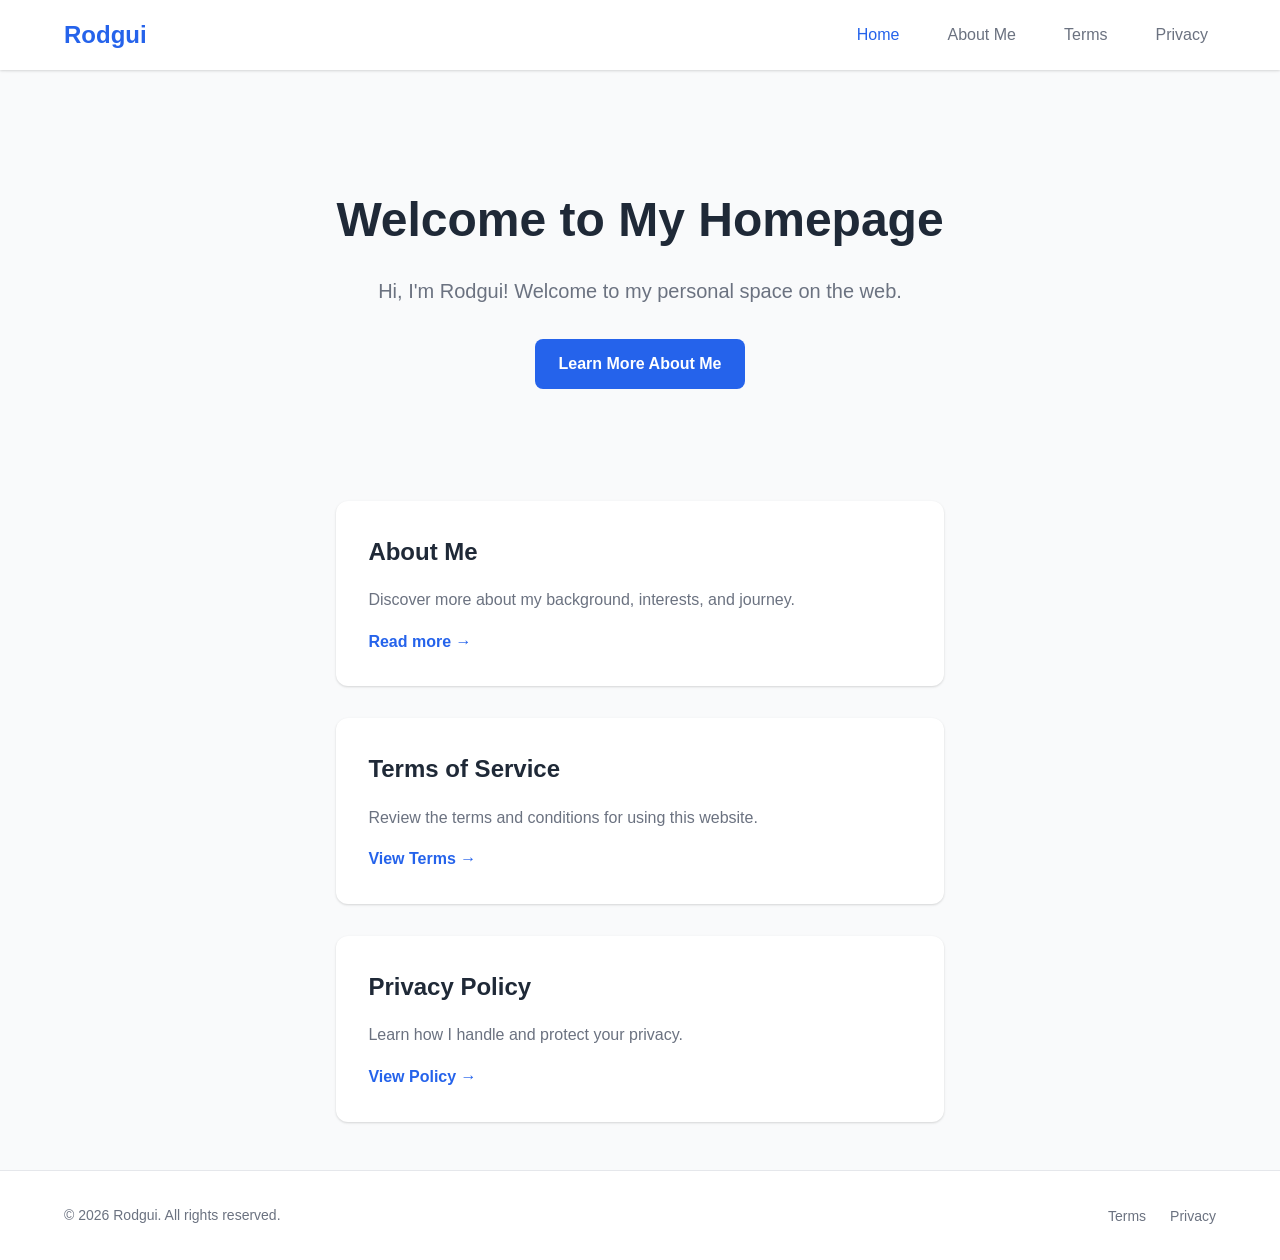
<file: index.html>
<!DOCTYPE html>
<html lang="en">
<head>
    <meta charset="UTF-8">
    <meta name="viewport" content="width=device-width, initial-scale=1.0">
    <meta name="description" content="Rodgui's Personal Homepage">
    <title>Rodgui - Home</title>
    <link rel="stylesheet" href="styles.css">
</head>
<body>
    <nav class="navbar">
        <div class="container">
            <a href="index.html" class="logo">Rodgui</a>
            <ul class="nav-links">
                <li><a href="index.html" class="active">Home</a></li>
                <li><a href="about.html">About Me</a></li>
                <li><a href="terms.html">Terms</a></li>
                <li><a href="privacy.html">Privacy</a></li>
            </ul>
        </div>
    </nav>

    <main class="container main-content">
        <section class="hero">
            <h1>Welcome to My Homepage</h1>
            <p class="subtitle">Hi, I'm Rodgui! Welcome to my personal space on the web.</p>
            <div class="cta-buttons">
                <a href="about.html" class="btn btn-primary">Learn More About Me</a>
            </div>
        </section>

        <section class="features">
            <div class="feature-card">
                <h3>About Me</h3>
                <p>Discover more about my background, interests, and journey.</p>
                <a href="about.html" class="btn-link">Read more →</a>
            </div>
            <div class="feature-card">
                <h3>Terms of Service</h3>
                <p>Review the terms and conditions for using this website.</p>
                <a href="terms.html" class="btn-link">View Terms →</a>
            </div>
            <div class="feature-card">
                <h3>Privacy Policy</h3>
                <p>Learn how I handle and protect your privacy.</p>
                <a href="privacy.html" class="btn-link">View Policy →</a>
            </div>
        </section>
    </main>

    <footer class="footer">
        <div class="container">
            <p>&copy; 2026 Rodgui. All rights reserved.</p>
            <ul class="footer-links">
                <li><a href="terms.html">Terms</a></li>
                <li><a href="privacy.html">Privacy</a></li>
            </ul>
        </div>
    </footer>
</body>
</html>
</file>
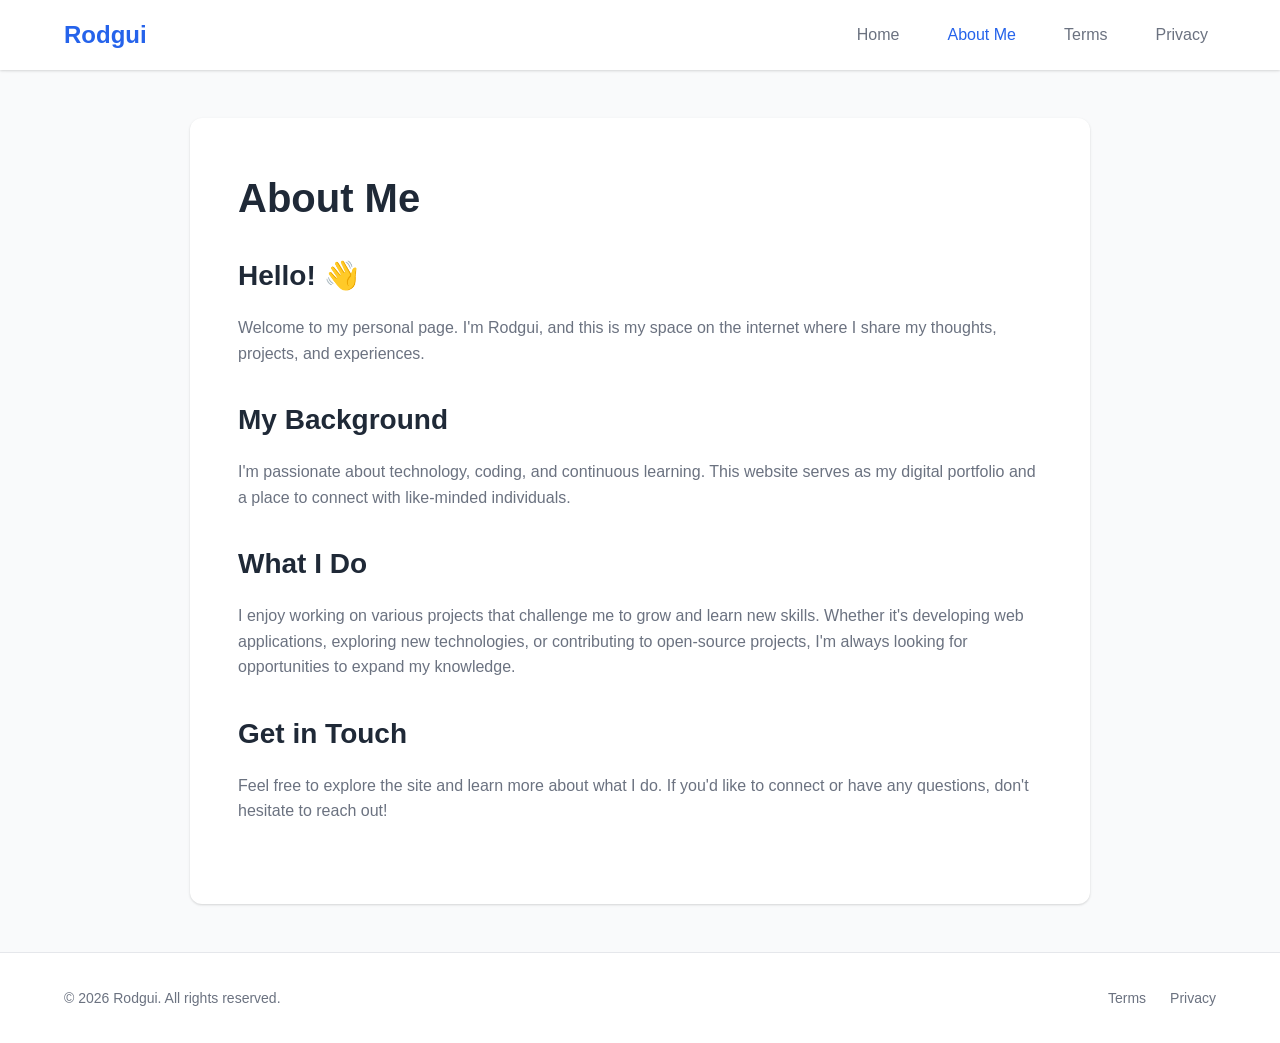
<file: about.html>
<!DOCTYPE html>
<html lang="en">
<head>
    <meta charset="UTF-8">
    <meta name="viewport" content="width=device-width, initial-scale=1.0">
    <meta name="description" content="About Rodgui">
    <title>About Me - Rodgui</title>
    <link rel="stylesheet" href="styles.css">
</head>
<body>
    <nav class="navbar">
        <div class="container">
            <a href="index.html" class="logo">Rodgui</a>
            <ul class="nav-links">
                <li><a href="index.html">Home</a></li>
                <li><a href="about.html" class="active">About Me</a></li>
                <li><a href="terms.html">Terms</a></li>
                <li><a href="privacy.html">Privacy</a></li>
            </ul>
        </div>
    </nav>

    <main class="container main-content">
        <article class="content-page">
            <h1>About Me</h1>
            
            <section class="about-section">
                <h2>Hello! 👋</h2>
                <p>
                    Welcome to my personal page. I'm Rodgui, and this is my space on the internet
                    where I share my thoughts, projects, and experiences.
                </p>
            </section>

            <section class="about-section">
                <h2>My Background</h2>
                <p>
                    I'm passionate about technology, coding, and continuous learning. This website
                    serves as my digital portfolio and a place to connect with like-minded individuals.
                </p>
            </section>

            <section class="about-section">
                <h2>What I Do</h2>
                <p>
                    I enjoy working on various projects that challenge me to grow and learn new skills.
                    Whether it's developing web applications, exploring new technologies, or contributing
                    to open-source projects, I'm always looking for opportunities to expand my knowledge.
                </p>
            </section>

            <section class="about-section">
                <h2>Get in Touch</h2>
                <p>
                    Feel free to explore the site and learn more about what I do. If you'd like to
                    connect or have any questions, don't hesitate to reach out!
                </p>
            </section>
        </article>
    </main>

    <footer class="footer">
        <div class="container">
            <p>&copy; 2026 Rodgui. All rights reserved.</p>
            <ul class="footer-links">
                <li><a href="terms.html">Terms</a></li>
                <li><a href="privacy.html">Privacy</a></li>
            </ul>
        </div>
    </footer>
</body>
</html>
</file>
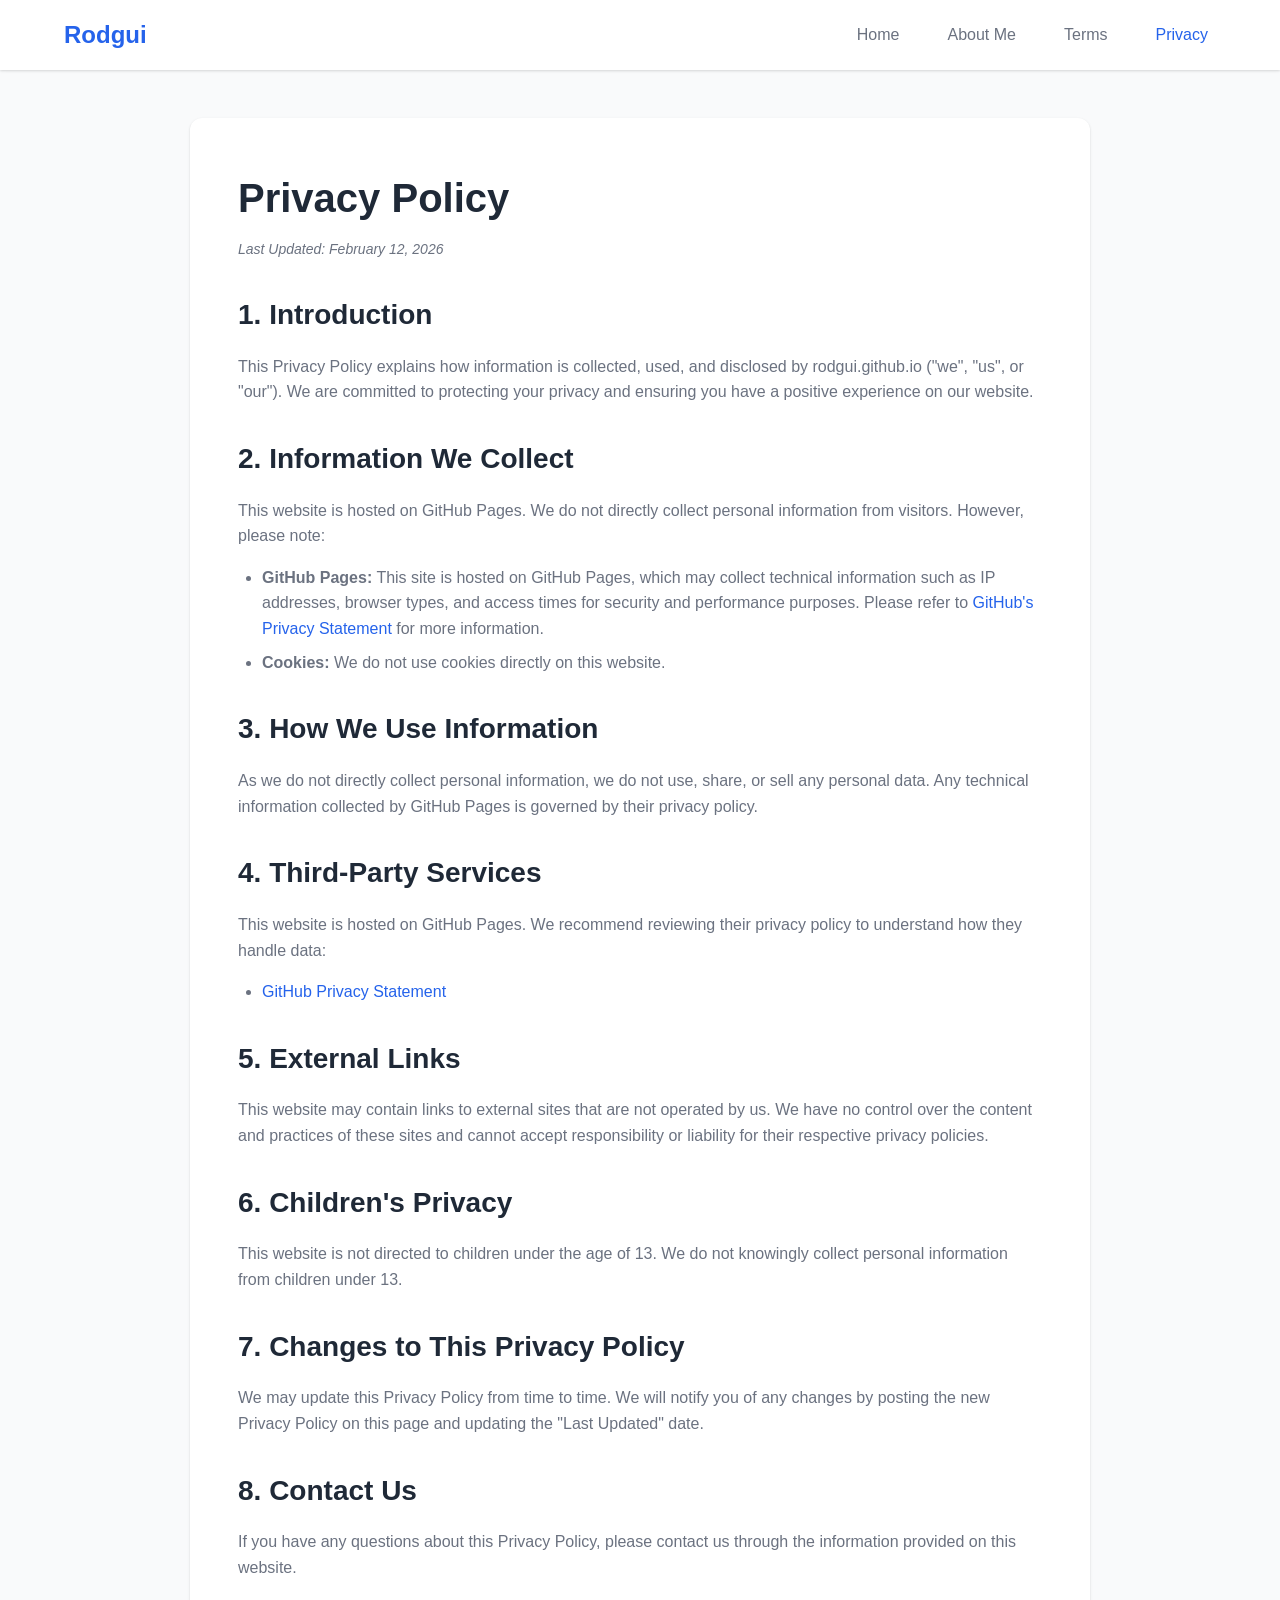
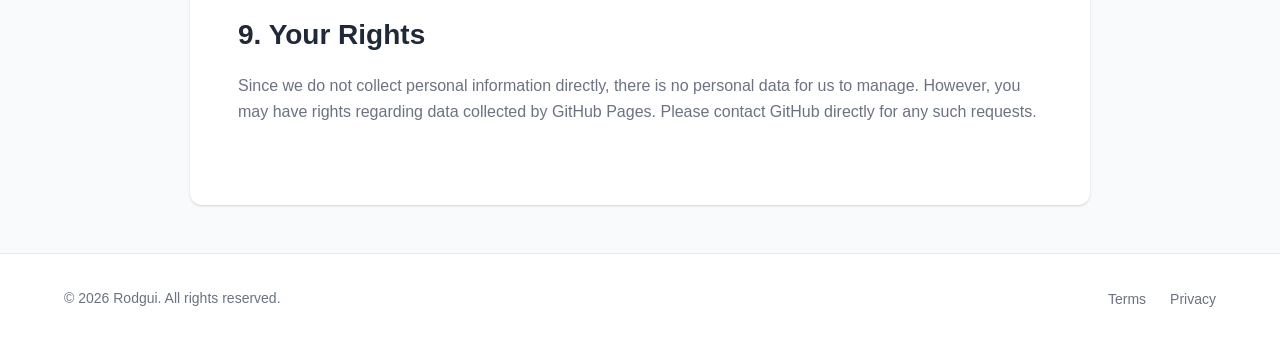
<file: privacy.html>
<!DOCTYPE html>
<html lang="en">
<head>
    <meta charset="UTF-8">
    <meta name="viewport" content="width=device-width, initial-scale=1.0">
    <meta name="description" content="Privacy Policy - Rodgui">
    <title>Privacy Policy - Rodgui</title>
    <link rel="stylesheet" href="styles.css">
</head>
<body>
    <nav class="navbar">
        <div class="container">
            <a href="index.html" class="logo">Rodgui</a>
            <ul class="nav-links">
                <li><a href="index.html">Home</a></li>
                <li><a href="about.html">About Me</a></li>
                <li><a href="terms.html">Terms</a></li>
                <li><a href="privacy.html" class="active">Privacy</a></li>
            </ul>
        </div>
    </nav>

    <main class="container main-content">
        <article class="content-page">
            <h1>Privacy Policy</h1>
            <p class="last-updated">Last Updated: February 12, 2026</p>

            <section class="legal-section">
                <h2>1. Introduction</h2>
                <p>
                    This Privacy Policy explains how information is collected, used, and disclosed by
                    rodgui.github.io ("we", "us", or "our"). We are committed to protecting your
                    privacy and ensuring you have a positive experience on our website.
                </p>
            </section>

            <section class="legal-section">
                <h2>2. Information We Collect</h2>
                <p>
                    This website is hosted on GitHub Pages. We do not directly collect personal information
                    from visitors. However, please note:
                </p>
                <ul>
                    <li>
                        <strong>GitHub Pages:</strong> This site is hosted on GitHub Pages, which may
                        collect technical information such as IP addresses, browser types, and access times
                        for security and performance purposes. Please refer to
                        <a href="https://docs.github.com/en/site-policy/privacy-policies/github-privacy-statement" 
                           target="_blank" rel="noopener noreferrer">GitHub's Privacy Statement</a>
                        for more information.
                    </li>
                    <li>
                        <strong>Cookies:</strong> We do not use cookies directly on this website.
                    </li>
                </ul>
            </section>

            <section class="legal-section">
                <h2>3. How We Use Information</h2>
                <p>
                    As we do not directly collect personal information, we do not use, share, or
                    sell any personal data. Any technical information collected by GitHub Pages is
                    governed by their privacy policy.
                </p>
            </section>

            <section class="legal-section">
                <h2>4. Third-Party Services</h2>
                <p>
                    This website is hosted on GitHub Pages. We recommend reviewing their privacy
                    policy to understand how they handle data:
                </p>
                <ul>
                    <li>
                        <a href="https://docs.github.com/en/site-policy/privacy-policies/github-privacy-statement" 
                           target="_blank" rel="noopener noreferrer">GitHub Privacy Statement</a>
                    </li>
                </ul>
            </section>

            <section class="legal-section">
                <h2>5. External Links</h2>
                <p>
                    This website may contain links to external sites that are not operated by us.
                    We have no control over the content and practices of these sites and cannot
                    accept responsibility or liability for their respective privacy policies.
                </p>
            </section>

            <section class="legal-section">
                <h2>6. Children's Privacy</h2>
                <p>
                    This website is not directed to children under the age of 13. We do not knowingly
                    collect personal information from children under 13.
                </p>
            </section>

            <section class="legal-section">
                <h2>7. Changes to This Privacy Policy</h2>
                <p>
                    We may update this Privacy Policy from time to time. We will notify you of any
                    changes by posting the new Privacy Policy on this page and updating the "Last
                    Updated" date.
                </p>
            </section>

            <section class="legal-section">
                <h2>8. Contact Us</h2>
                <p>
                    If you have any questions about this Privacy Policy, please contact us through
                    the information provided on this website.
                </p>
            </section>

            <section class="legal-section">
                <h2>9. Your Rights</h2>
                <p>
                    Since we do not collect personal information directly, there is no personal data
                    for us to manage. However, you may have rights regarding data collected by GitHub
                    Pages. Please contact GitHub directly for any such requests.
                </p>
            </section>
        </article>
    </main>

    <footer class="footer">
        <div class="container">
            <p>&copy; 2026 Rodgui. All rights reserved.</p>
            <ul class="footer-links">
                <li><a href="terms.html">Terms</a></li>
                <li><a href="privacy.html">Privacy</a></li>
            </ul>
        </div>
    </footer>
</body>
</html>
</file>
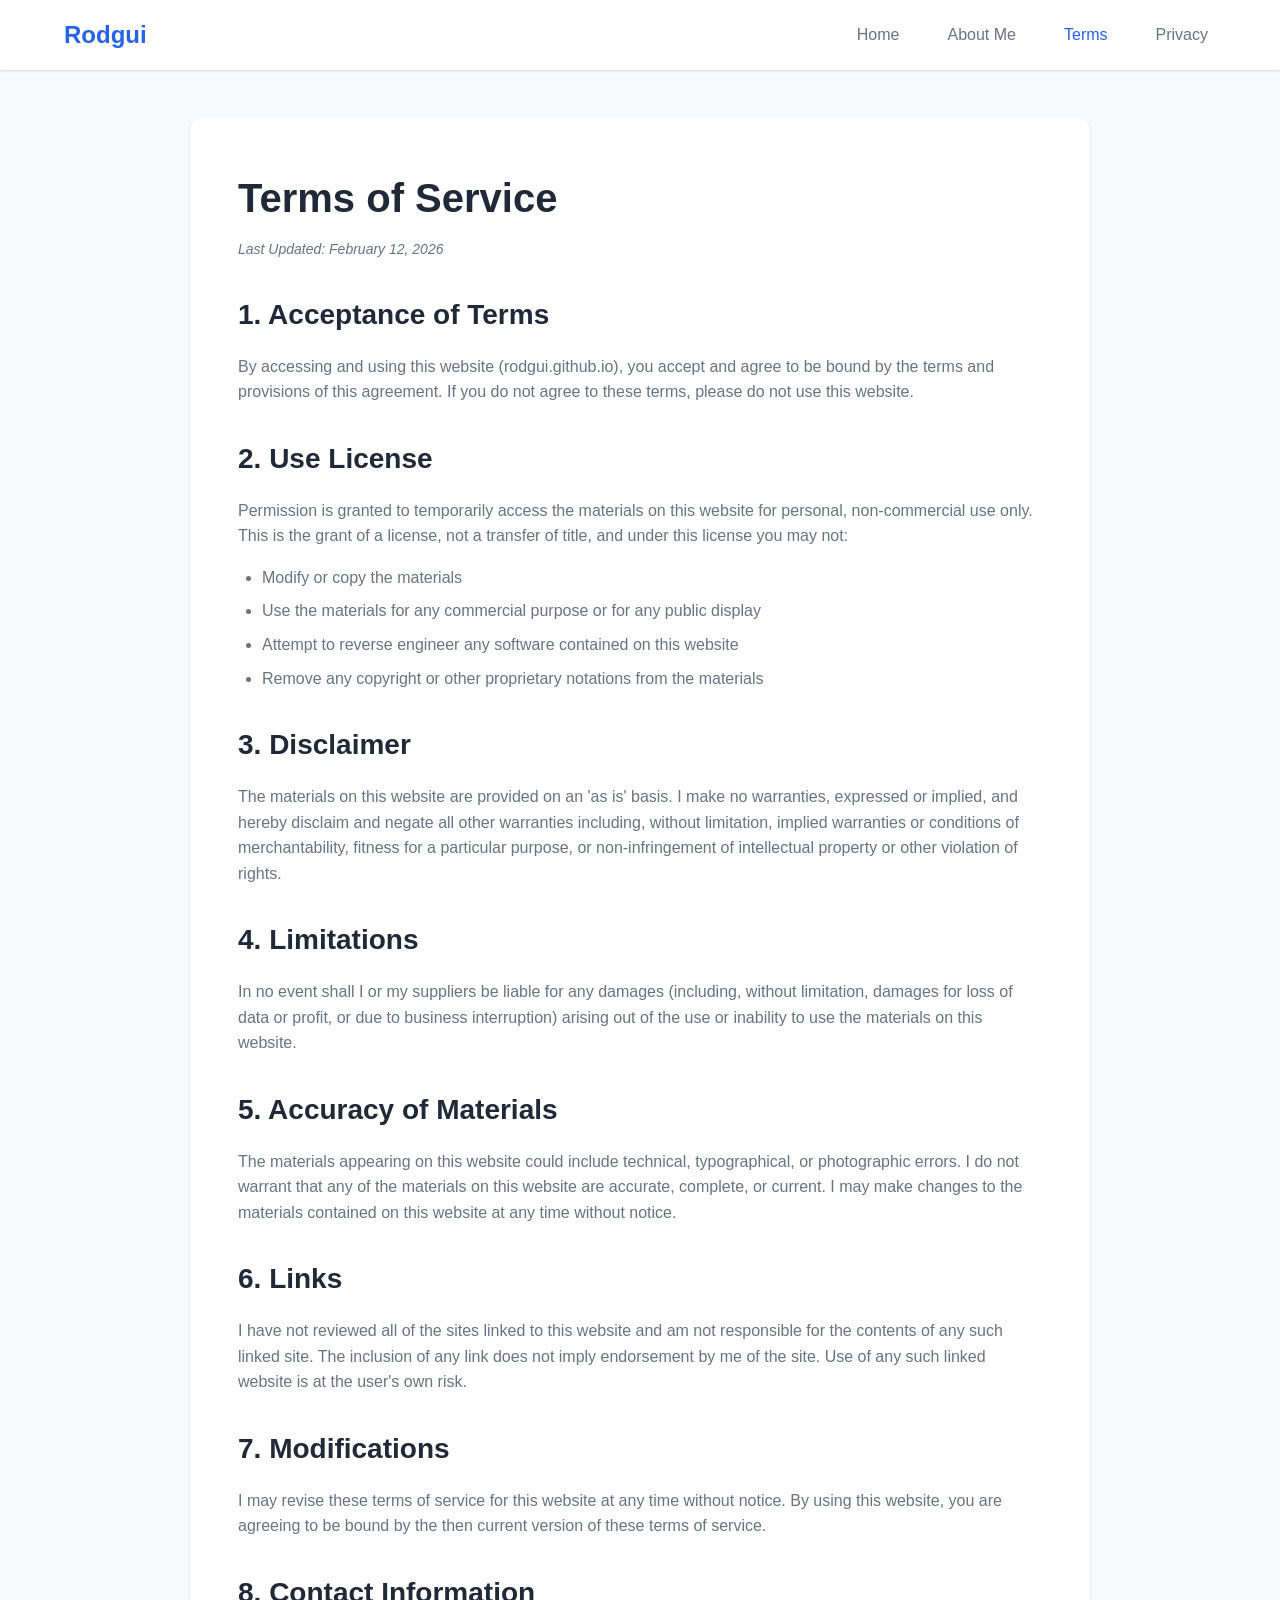
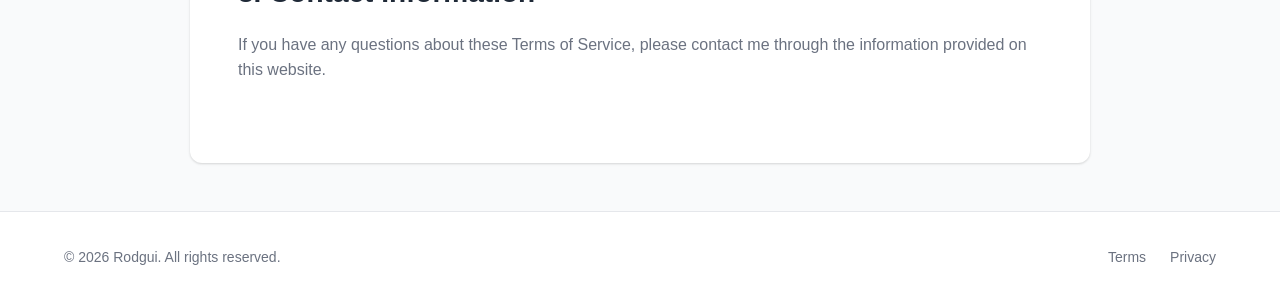
<file: terms.html>
<!DOCTYPE html>
<html lang="en">
<head>
    <meta charset="UTF-8">
    <meta name="viewport" content="width=device-width, initial-scale=1.0">
    <meta name="description" content="Terms of Service - Rodgui">
    <title>Terms of Service - Rodgui</title>
    <link rel="stylesheet" href="styles.css">
</head>
<body>
    <nav class="navbar">
        <div class="container">
            <a href="index.html" class="logo">Rodgui</a>
            <ul class="nav-links">
                <li><a href="index.html">Home</a></li>
                <li><a href="about.html">About Me</a></li>
                <li><a href="terms.html" class="active">Terms</a></li>
                <li><a href="privacy.html">Privacy</a></li>
            </ul>
        </div>
    </nav>

    <main class="container main-content">
        <article class="content-page">
            <h1>Terms of Service</h1>
            <p class="last-updated">Last Updated: February 12, 2026</p>

            <section class="legal-section">
                <h2>1. Acceptance of Terms</h2>
                <p>
                    By accessing and using this website (rodgui.github.io), you accept and agree to be bound
                    by the terms and provisions of this agreement. If you do not agree to these terms,
                    please do not use this website.
                </p>
            </section>

            <section class="legal-section">
                <h2>2. Use License</h2>
                <p>
                    Permission is granted to temporarily access the materials on this website for personal,
                    non-commercial use only. This is the grant of a license, not a transfer of title, and
                    under this license you may not:
                </p>
                <ul>
                    <li>Modify or copy the materials</li>
                    <li>Use the materials for any commercial purpose or for any public display</li>
                    <li>Attempt to reverse engineer any software contained on this website</li>
                    <li>Remove any copyright or other proprietary notations from the materials</li>
                </ul>
            </section>

            <section class="legal-section">
                <h2>3. Disclaimer</h2>
                <p>
                    The materials on this website are provided on an 'as is' basis. I make no warranties,
                    expressed or implied, and hereby disclaim and negate all other warranties including,
                    without limitation, implied warranties or conditions of merchantability, fitness for
                    a particular purpose, or non-infringement of intellectual property or other violation
                    of rights.
                </p>
            </section>

            <section class="legal-section">
                <h2>4. Limitations</h2>
                <p>
                    In no event shall I or my suppliers be liable for any damages (including, without
                    limitation, damages for loss of data or profit, or due to business interruption)
                    arising out of the use or inability to use the materials on this website.
                </p>
            </section>

            <section class="legal-section">
                <h2>5. Accuracy of Materials</h2>
                <p>
                    The materials appearing on this website could include technical, typographical, or
                    photographic errors. I do not warrant that any of the materials on this website are
                    accurate, complete, or current. I may make changes to the materials contained on this
                    website at any time without notice.
                </p>
            </section>

            <section class="legal-section">
                <h2>6. Links</h2>
                <p>
                    I have not reviewed all of the sites linked to this website and am not responsible
                    for the contents of any such linked site. The inclusion of any link does not imply
                    endorsement by me of the site. Use of any such linked website is at the user's own risk.
                </p>
            </section>

            <section class="legal-section">
                <h2>7. Modifications</h2>
                <p>
                    I may revise these terms of service for this website at any time without notice.
                    By using this website, you are agreeing to be bound by the then current version
                    of these terms of service.
                </p>
            </section>

            <section class="legal-section">
                <h2>8. Contact Information</h2>
                <p>
                    If you have any questions about these Terms of Service, please contact me through
                    the information provided on this website.
                </p>
            </section>
        </article>
    </main>

    <footer class="footer">
        <div class="container">
            <p>&copy; 2026 Rodgui. All rights reserved.</p>
            <ul class="footer-links">
                <li><a href="terms.html">Terms</a></li>
                <li><a href="privacy.html">Privacy</a></li>
            </ul>
        </div>
    </footer>
</body>
</html>
</file>
<file: styles.css>
/* Global Styles */
* {
    margin: 0;
    padding: 0;
    box-sizing: border-box;
}

:root {
    --primary-color: #2563eb;
    --primary-hover: #1d4ed8;
    --text-color: #1f2937;
    --text-secondary: #6b7280;
    --background: #ffffff;
    --background-alt: #f9fafb;
    --border-color: #e5e7eb;
    --shadow: 0 1px 3px 0 rgba(0, 0, 0, 0.1), 0 1px 2px 0 rgba(0, 0, 0, 0.06);
    --shadow-lg: 0 10px 15px -3px rgba(0, 0, 0, 0.1), 0 4px 6px -2px rgba(0, 0, 0, 0.05);
}

body {
    font-family: -apple-system, BlinkMacSystemFont, 'Segoe UI', Roboto, 'Helvetica Neue', Arial, sans-serif;
    line-height: 1.6;
    color: var(--text-color);
    background-color: var(--background-alt);
    min-height: 100vh;
    display: flex;
    flex-direction: column;
}

.container {
    max-width: 1200px;
    margin: 0 auto;
    padding: 0 1.5rem;
}

/* Navigation */
.navbar {
    background-color: var(--background);
    box-shadow: var(--shadow);
    position: sticky;
    top: 0;
    z-index: 100;
}

.navbar .container {
    display: flex;
    justify-content: space-between;
    align-items: center;
    padding: 1rem 1.5rem;
}

.logo {
    font-size: 1.5rem;
    font-weight: 700;
    color: var(--primary-color);
    text-decoration: none;
    transition: color 0.3s;
}

.logo:hover {
    color: var(--primary-hover);
}

.nav-links {
    display: flex;
    list-style: none;
    gap: 2rem;
    align-items: center;
}

.nav-links a {
    color: var(--text-secondary);
    text-decoration: none;
    font-weight: 500;
    transition: color 0.3s;
    padding: 0.5rem;
}

.nav-links a:hover,
.nav-links a.active {
    color: var(--primary-color);
}

/* Main Content */
.main-content {
    flex: 1;
    padding: 3rem 1.5rem;
}

/* Hero Section */
.hero {
    text-align: center;
    padding: 4rem 0;
    max-width: 800px;
    margin: 0 auto;
}

.hero h1 {
    font-size: 3rem;
    font-weight: 800;
    margin-bottom: 1rem;
    color: var(--text-color);
}

.subtitle {
    font-size: 1.25rem;
    color: var(--text-secondary);
    margin-bottom: 2rem;
}

.cta-buttons {
    display: flex;
    gap: 1rem;
    justify-content: center;
    flex-wrap: wrap;
}

/* Buttons */
.btn {
    display: inline-block;
    padding: 0.75rem 1.5rem;
    border-radius: 0.5rem;
    text-decoration: none;
    font-weight: 600;
    transition: all 0.3s;
    cursor: pointer;
    border: none;
}

.btn-primary {
    background-color: var(--primary-color);
    color: white;
}

.btn-primary:hover {
    background-color: var(--primary-hover);
    transform: translateY(-2px);
    box-shadow: var(--shadow-lg);
}

.btn-link {
    color: var(--primary-color);
    text-decoration: none;
    font-weight: 600;
    transition: color 0.3s;
}

.btn-link:hover {
    color: var(--primary-hover);
}

/* Features Section */
.features {
    display: grid;
    grid-template-columns: repeat(auto-fit, minmax(300px, 1fr));
    gap: 2rem;
    margin-top: 3rem;
}

.feature-card {
    background-color: var(--background);
    padding: 2rem;
    border-radius: 0.75rem;
    box-shadow: var(--shadow);
    transition: transform 0.3s, box-shadow 0.3s;
}

.feature-card:hover {
    transform: translateY(-5px);
    box-shadow: var(--shadow-lg);
}

.feature-card h3 {
    font-size: 1.5rem;
    margin-bottom: 1rem;
    color: var(--text-color);
}

.feature-card p {
    color: var(--text-secondary);
    margin-bottom: 1rem;
}

/* Content Page */
.content-page {
    background-color: var(--background);
    padding: 3rem;
    border-radius: 0.75rem;
    box-shadow: var(--shadow);
    max-width: 900px;
    margin: 0 auto;
}

.content-page h1 {
    font-size: 2.5rem;
    margin-bottom: 0.5rem;
    color: var(--text-color);
}

.content-page h2 {
    font-size: 1.75rem;
    margin-top: 2rem;
    margin-bottom: 1rem;
    color: var(--text-color);
}

.content-page p {
    color: var(--text-secondary);
    margin-bottom: 1rem;
}

.last-updated {
    font-size: 0.875rem;
    color: var(--text-secondary);
    font-style: italic;
    margin-bottom: 2rem;
}

/* About Sections */
.about-section {
    margin-bottom: 2rem;
}

.about-section h2 {
    margin-top: 1.5rem;
}

/* Legal Sections */
.legal-section {
    margin-bottom: 2rem;
}

.legal-section ul {
    margin-left: 1.5rem;
    margin-top: 0.5rem;
    color: var(--text-secondary);
}

.legal-section li {
    margin-bottom: 0.5rem;
}

.legal-section a {
    color: var(--primary-color);
    text-decoration: none;
}

.legal-section a:hover {
    text-decoration: underline;
}

/* Footer */
.footer {
    background-color: var(--background);
    border-top: 1px solid var(--border-color);
    padding: 2rem 0;
    margin-top: auto;
}

.footer .container {
    display: flex;
    justify-content: space-between;
    align-items: center;
    flex-wrap: wrap;
    gap: 1rem;
}

.footer p {
    color: var(--text-secondary);
    font-size: 0.875rem;
}

.footer-links {
    display: flex;
    list-style: none;
    gap: 1.5rem;
}

.footer-links a {
    color: var(--text-secondary);
    text-decoration: none;
    font-size: 0.875rem;
    transition: color 0.3s;
}

.footer-links a:hover {
    color: var(--primary-color);
}

/* Responsive Design */
@media (max-width: 768px) {
    .hero h1 {
        font-size: 2rem;
    }

    .subtitle {
        font-size: 1rem;
    }

    .nav-links {
        gap: 1rem;
        font-size: 0.875rem;
    }

    .content-page {
        padding: 2rem 1.5rem;
    }

    .content-page h1 {
        font-size: 2rem;
    }

    .content-page h2 {
        font-size: 1.5rem;
    }

    .footer .container {
        flex-direction: column;
        text-align: center;
    }

    .features {
        grid-template-columns: 1fr;
    }
}

@media (max-width: 480px) {
    .navbar .container {
        flex-direction: column;
        gap: 1rem;
    }

    .nav-links {
        flex-wrap: wrap;
        justify-content: center;
    }

    .hero {
        padding: 2rem 0;
    }

    .hero h1 {
        font-size: 1.75rem;
    }

    .main-content {
        padding: 2rem 1rem;
    }

    .content-page {
        padding: 1.5rem 1rem;
    }
}
</file>
